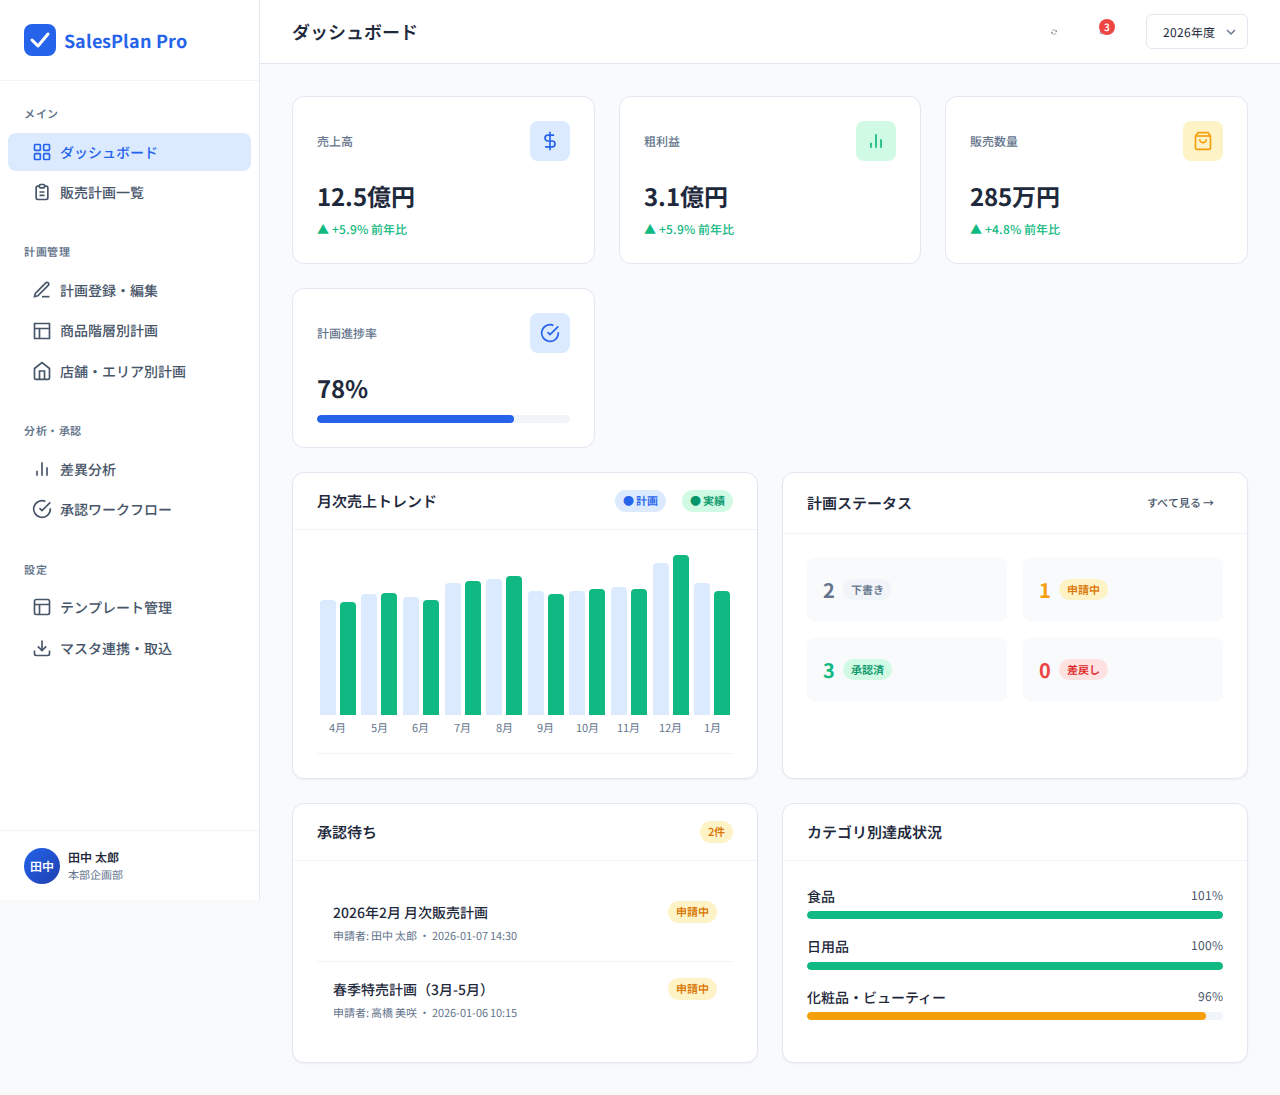
<file: index.html>
<!DOCTYPE html>
<html lang="ja">

<head>
    <meta charset="UTF-8">
    <meta name="viewport" content="width=device-width, initial-scale=1.0">
    <title>販売計画システム | SalesPlan Pro</title>
    <meta name="description" content="小売業向け販売計画管理システム - 年次・月次・週次計画の一元管理">
    <link href="https://fonts.googleapis.com/css2?family=Noto+Sans+JP:wght@300;400;500;600;700&display=swap"
        rel="stylesheet">
    <link rel="stylesheet" href="css/styles.css">
    <link rel="stylesheet" href="css/components.css">
</head>

<body>
    <div id="app">
        <!-- サイドバーナビゲーション -->
        <aside class="sidebar" id="sidebar">
            <div class="sidebar-header">
                <div class="logo">
                    <svg width="32" height="32" viewBox="0 0 32 32" fill="none">
                        <rect width="32" height="32" rx="8" fill="#2563EB" />
                        <path d="M8 16L14 22L24 10" stroke="white" stroke-width="3" stroke-linecap="round"
                            stroke-linejoin="round" />
                    </svg>
                    <span class="logo-text">SalesPlan Pro</span>
                </div>
            </div>

            <nav class="sidebar-nav">
                <div class="nav-section">
                    <span class="nav-section-title">メイン</span>
                    <a href="#dashboard" class="nav-item active" data-page="dashboard">
                        <svg class="nav-icon" viewBox="0 0 24 24" fill="none" stroke="currentColor" stroke-width="2">
                            <rect x="3" y="3" width="7" height="7" rx="1" />
                            <rect x="14" y="3" width="7" height="7" rx="1" />
                            <rect x="3" y="14" width="7" height="7" rx="1" />
                            <rect x="14" y="14" width="7" height="7" rx="1" />
                        </svg>
                        <span>ダッシュボード</span>
                    </a>
                    <a href="#plan-list" class="nav-item" data-page="plan-list">
                        <svg class="nav-icon" viewBox="0 0 24 24" fill="none" stroke="currentColor" stroke-width="2">
                            <path d="M9 5H7a2 2 0 00-2 2v12a2 2 0 002 2h10a2 2 0 002-2V7a2 2 0 00-2-2h-2" />
                            <rect x="9" y="3" width="6" height="4" rx="1" />
                            <path d="M9 12h6M9 16h6" />
                        </svg>
                        <span>販売計画一覧</span>
                    </a>
                </div>

                <div class="nav-section">
                    <span class="nav-section-title">計画管理</span>
                    <a href="#plan-edit" class="nav-item" data-page="plan-edit">
                        <svg class="nav-icon" viewBox="0 0 24 24" fill="none" stroke="currentColor" stroke-width="2">
                            <path d="M12 20h9" />
                            <path d="M16.5 3.5a2.121 2.121 0 013 3L7 19l-4 1 1-4L16.5 3.5z" />
                        </svg>
                        <span>計画登録・編集</span>
                    </a>
                    <a href="#product-hierarchy" class="nav-item" data-page="product-hierarchy">
                        <svg class="nav-icon" viewBox="0 0 24 24" fill="none" stroke="currentColor" stroke-width="2">
                            <path d="M3 3h18v18H3zM3 9h18M9 21V9" />
                        </svg>
                        <span>商品階層別計画</span>
                    </a>
                    <a href="#store-area" class="nav-item" data-page="store-area">
                        <svg class="nav-icon" viewBox="0 0 24 24" fill="none" stroke="currentColor" stroke-width="2">
                            <path d="M3 9l9-7 9 7v11a2 2 0 01-2 2H5a2 2 0 01-2-2z" />
                            <polyline points="9 22 9 12 15 12 15 22" />
                        </svg>
                        <span>店舗・エリア別計画</span>
                    </a>
                </div>

                <div class="nav-section">
                    <span class="nav-section-title">分析・承認</span>
                    <a href="#analysis" class="nav-item" data-page="analysis">
                        <svg class="nav-icon" viewBox="0 0 24 24" fill="none" stroke="currentColor" stroke-width="2">
                            <line x1="18" y1="20" x2="18" y2="10" />
                            <line x1="12" y1="20" x2="12" y2="4" />
                            <line x1="6" y1="20" x2="6" y2="14" />
                        </svg>
                        <span>差異分析</span>
                    </a>
                    <a href="#approval" class="nav-item" data-page="approval">
                        <svg class="nav-icon" viewBox="0 0 24 24" fill="none" stroke="currentColor" stroke-width="2">
                            <path d="M22 11.08V12a10 10 0 11-5.93-9.14" />
                            <polyline points="22 4 12 14.01 9 11.01" />
                        </svg>
                        <span>承認ワークフロー</span>
                    </a>
                </div>

                <div class="nav-section">
                    <span class="nav-section-title">設定</span>
                    <a href="#templates" class="nav-item" data-page="templates">
                        <svg class="nav-icon" viewBox="0 0 24 24" fill="none" stroke="currentColor" stroke-width="2">
                            <rect x="3" y="3" width="18" height="18" rx="2" />
                            <path d="M3 9h18M9 21V9" />
                        </svg>
                        <span>テンプレート管理</span>
                    </a>
                    <a href="#data-import" class="nav-item" data-page="data-import">
                        <svg class="nav-icon" viewBox="0 0 24 24" fill="none" stroke="currentColor" stroke-width="2">
                            <path d="M21 15v4a2 2 0 01-2 2H5a2 2 0 01-2-2v-4" />
                            <polyline points="7 10 12 15 17 10" />
                            <line x1="12" y1="15" x2="12" y2="3" />
                        </svg>
                        <span>マスタ連携・取込</span>
                    </a>
                </div>
            </nav>

            <div class="sidebar-footer">
                <div class="user-info">
                    <div class="user-avatar">田中</div>
                    <div class="user-details">
                        <span class="user-name">田中 太郎</span>
                        <span class="user-role">本部企画部</span>
                    </div>
                </div>
            </div>
        </aside>

        <!-- メインコンテンツエリア -->
        <main class="main-content">
            <!-- ヘッダー -->
            <header class="main-header">
                <div class="header-left">
                    <button class="menu-toggle" id="menuToggle">
                        <svg viewBox="0 0 24 24" fill="none" stroke="currentColor" stroke-width="2">
                            <line x1="3" y1="12" x2="21" y2="12" />
                            <line x1="3" y1="6" x2="21" y2="6" />
                            <line x1="3" y1="18" x2="21" y2="18" />
                        </svg>
                    </button>
                    <h1 class="page-title" id="pageTitle">ダッシュボード</h1>
                </div>
                <div class="header-right">
                    <div class="header-actions">
                        <button class="btn btn-icon" title="データ再生成" onclick="App.refreshData()">
                            <svg viewBox="0 0 24 24" fill="none" stroke="currentColor" stroke-width="2">
                                <polyline points="23 4 23 10 17 10" />
                                <polyline points="1 20 1 14 7 14" />
                                <path d="M3.51 9a9 9 0 0114.85-3.36L23 10M1 14l4.64 4.36A9 9 0 0020.49 15" />
                            </svg>
                        </button>
                        <button class="btn btn-icon" title="通知">
                            <svg viewBox="0 0 24 24" fill="none" stroke="currentColor" stroke-width="2">
                                <path d="M18 8A6 6 0 006 8c0 7-3 9-3 9h18s-3-2-3-9" />
                                <path d="M13.73 21a2 2 0 01-3.46 0" />
                            </svg>
                            <span class="notification-badge">3</span>
                        </button>
                    </div>
                    <div class="period-selector">
                        <select id="periodSelect" class="form-select">
                            <option value="2026">2026年度</option>
                            <option value="2025">2025年度</option>
                        </select>
                    </div>
                </div>
            </header>

            <!-- ページコンテンツ -->
            <div class="page-content" id="pageContent">
                <!-- 各ページがここに動的に読み込まれる -->
            </div>
        </main>
    </div>

    <!-- モーダル用コンテナ -->
    <div id="modalContainer"></div>

    <!-- トースト通知用コンテナ -->
    <div id="toastContainer" class="toast-container"></div>

    <!-- スクリプト読み込み -->
    <script src="js/data.js?v=7"></script>
    <script src="js/components/dashboard.js?v=7"></script>
    <script src="js/components/planList.js?v=7"></script>
    <script src="js/components/planEdit.js?v=7"></script>
    <script src="js/components/productHierarchy.js?v=7"></script>
    <script src="js/components/storeArea.js?v=7"></script>
    <script src="js/components/analysis.js?v=7"></script>
    <script src="js/components/approval.js?v=7"></script>
    <script src="js/components/templates.js?v=7"></script>
    <script src="js/components/dataImport.js?v=7"></script>
    <script src="js/router.js?v=7"></script>
    <script src="js/app.js?v=7"></script>

    <!-- エラーハンドリング -->
    <script>
        window.onerror = function (msg, url, line, col, error) {
            console.error('Error:', msg, 'at', url, line, col);
            document.getElementById('pageContent').innerHTML = `
                <div class="card" style="margin: 20px; padding: 20px;">
                    <h3 style="color: #dc2626;">エラーが発生しました</h3>
                    <p>${msg}</p>
                    <p style="font-size: 12px; color: #666;">${url} (行: ${line})</p>
                    <button class="btn btn-primary" onclick="location.reload()">再読み込み</button>
                </div>
            `;
            return false;
        };
    </script>
</body>

</html>
</file>
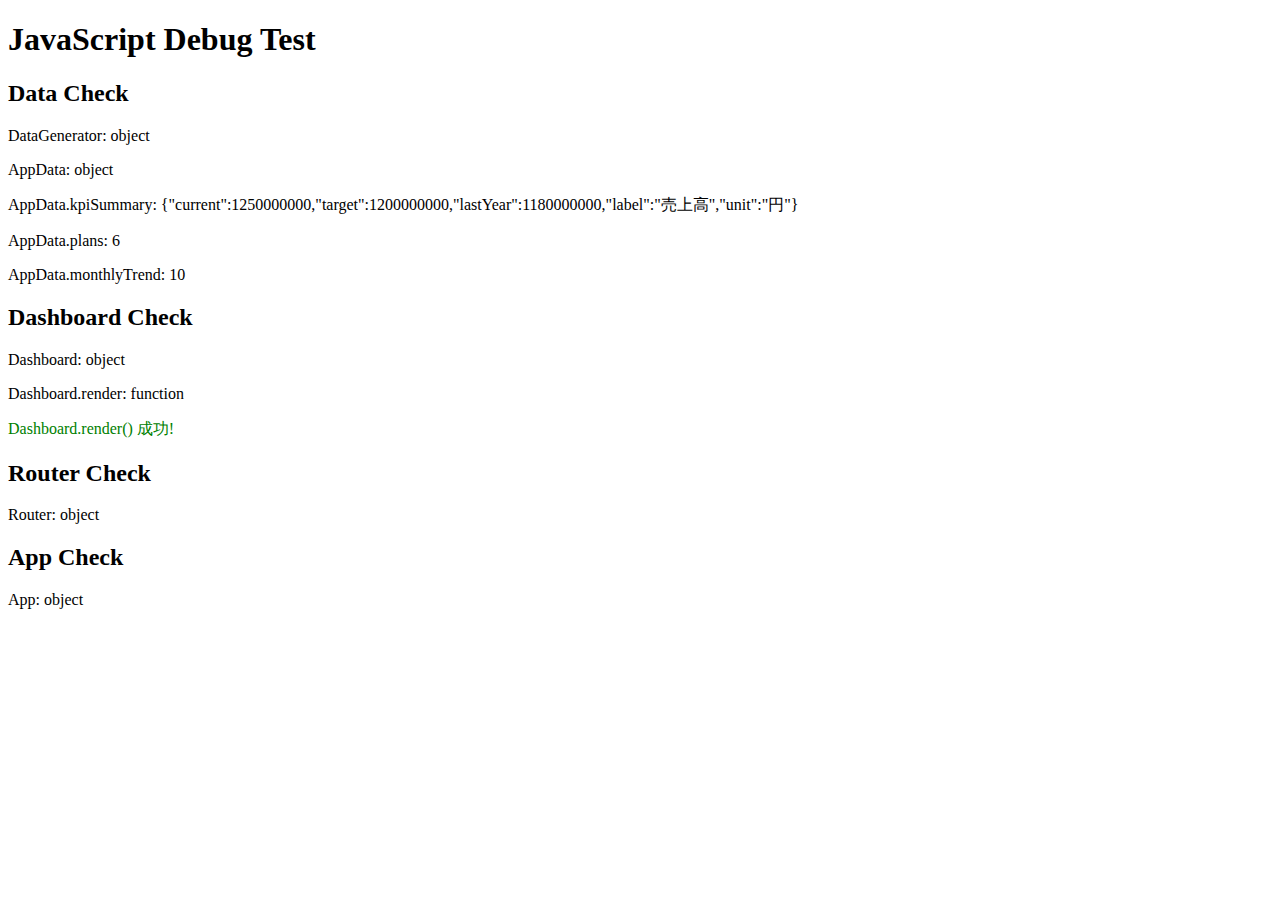
<file: debug.html>
<!DOCTYPE html>
<html lang="ja">

<head>
    <meta charset="UTF-8">
    <title>Debug Test</title>
</head>

<body>
    <h1>JavaScript Debug Test</h1>
    <div id="output"></div>

    <script src="js/data.js"></script>
    <script>
        document.getElementById('output').innerHTML = `
            <h2>Data Check</h2>
            <p>DataGenerator: ${typeof DataGenerator}</p>
            <p>AppData: ${typeof AppData}</p>
            <p>AppData.kpiSummary: ${JSON.stringify(AppData.kpiSummary?.sales || 'undefined')}</p>
            <p>AppData.plans: ${AppData.plans?.length || 'undefined'}</p>
            <p>AppData.monthlyTrend: ${AppData.monthlyTrend?.length || 'undefined'}</p>
        `;
    </script>

    <script src="js/components/dashboard.js"></script>
    <script>
        document.getElementById('output').innerHTML += `
            <h2>Dashboard Check</h2>
            <p>Dashboard: ${typeof Dashboard}</p>
            <p>Dashboard.render: ${typeof Dashboard?.render}</p>
        `;

        try {
            const html = Dashboard.render();
            document.getElementById('output').innerHTML += `<p style="color:green">Dashboard.render() 成功!</p>`;
        } catch (e) {
            document.getElementById('output').innerHTML += `<p style="color:red">Dashboard.render() エラー: ${e.message}</p>`;
        }
    </script>

    <script src="js/router.js"></script>
    <script>
        document.getElementById('output').innerHTML += `
            <h2>Router Check</h2>
            <p>Router: ${typeof Router}</p>
        `;
    </script>

    <script src="js/app.js"></script>
    <script>
        document.getElementById('output').innerHTML += `
            <h2>App Check</h2>
            <p>App: ${typeof App}</p>
        `;
    </script>
</body>

</html>
</file>
<file: css/styles.css>
/* ============================================
   販売計画システム - メインスタイル
   ============================================ */

/* CSS Variables - デザインシステム */
:root {
    /* Colors */
    --color-primary: #2563EB;
    --color-primary-hover: #1D4ED8;
    --color-primary-light: #DBEAFE;
    --color-primary-dark: #1E40AF;
    
    --color-success: #10B981;
    --color-success-light: #D1FAE5;
    --color-success-dark: #059669;
    
    --color-warning: #F59E0B;
    --color-warning-light: #FEF3C7;
    --color-warning-dark: #D97706;
    
    --color-danger: #EF4444;
    --color-danger-light: #FEE2E2;
    --color-danger-dark: #DC2626;
    
    --color-info: #3B82F6;
    --color-info-light: #DBEAFE;
    
    /* Neutrals */
    --color-bg: #F8FAFC;
    --color-bg-secondary: #F1F5F9;
    --color-card: #FFFFFF;
    --color-border: #E2E8F0;
    --color-border-light: #F1F5F9;
    
    --color-text: #1E293B;
    --color-text-secondary: #475569;
    --color-text-muted: #64748B;
    --color-text-light: #94A3B8;
    
    /* Shadows */
    --shadow-sm: 0 1px 2px 0 rgba(0, 0, 0, 0.05);
    --shadow: 0 1px 3px 0 rgba(0, 0, 0, 0.1), 0 1px 2px -1px rgba(0, 0, 0, 0.1);
    --shadow-md: 0 4px 6px -1px rgba(0, 0, 0, 0.1), 0 2px 4px -2px rgba(0, 0, 0, 0.1);
    --shadow-lg: 0 10px 15px -3px rgba(0, 0, 0, 0.1), 0 4px 6px -4px rgba(0, 0, 0, 0.1);
    --shadow-xl: 0 20px 25px -5px rgba(0, 0, 0, 0.1), 0 8px 10px -6px rgba(0, 0, 0, 0.1);
    
    /* Spacing */
    --spacing-xs: 4px;
    --spacing-sm: 8px;
    --spacing-md: 16px;
    --spacing-lg: 24px;
    --spacing-xl: 32px;
    --spacing-2xl: 48px;
    
    /* Border Radius */
    --radius-sm: 4px;
    --radius: 6px;
    --radius-md: 8px;
    --radius-lg: 12px;
    --radius-xl: 16px;
    --radius-full: 9999px;
    
    /* Typography */
    --font-family: 'Noto Sans JP', -apple-system, BlinkMacSystemFont, 'Segoe UI', sans-serif;
    --font-size-xs: 11px;
    --font-size-sm: 12px;
    --font-size-base: 14px;
    --font-size-md: 15px;
    --font-size-lg: 16px;
    --font-size-xl: 18px;
    --font-size-2xl: 20px;
    --font-size-3xl: 24px;
    --font-size-4xl: 30px;
    
    /* Layout */
    --sidebar-width: 260px;
    --sidebar-collapsed-width: 72px;
    --header-height: 64px;
    
    /* Transitions */
    --transition-fast: 150ms ease;
    --transition: 200ms ease;
    --transition-slow: 300ms ease;
}

/* Reset & Base */
*, *::before, *::after {
    box-sizing: border-box;
    margin: 0;
    padding: 0;
}

html {
    font-size: 14px;
    -webkit-font-smoothing: antialiased;
    -moz-osx-font-smoothing: grayscale;
}

body {
    font-family: var(--font-family);
    font-size: var(--font-size-base);
    line-height: 1.6;
    color: var(--color-text);
    background-color: var(--color-bg);
    min-height: 100vh;
}

/* App Layout */
#app {
    display: flex;
    min-height: 100vh;
}

/* ============================================
   Sidebar Navigation
   ============================================ */
.sidebar {
    width: var(--sidebar-width);
    height: 100vh;
    position: fixed;
    left: 0;
    top: 0;
    background: var(--color-card);
    border-right: 1px solid var(--color-border);
    display: flex;
    flex-direction: column;
    z-index: 100;
    transition: transform var(--transition);
}

.sidebar-header {
    padding: var(--spacing-lg);
    border-bottom: 1px solid var(--color-border-light);
}

.logo {
    display: flex;
    align-items: center;
    gap: var(--spacing-sm);
}

.logo-text {
    font-size: var(--font-size-xl);
    font-weight: 700;
    color: var(--color-primary);
}

.sidebar-nav {
    flex: 1;
    overflow-y: auto;
    padding: var(--spacing-md) 0;
}

.nav-section {
    margin-bottom: var(--spacing-lg);
}

.nav-section-title {
    display: block;
    padding: var(--spacing-sm) var(--spacing-lg);
    font-size: var(--font-size-xs);
    font-weight: 600;
    text-transform: uppercase;
    letter-spacing: 0.05em;
    color: var(--color-text-muted);
}

.nav-item {
    display: flex;
    align-items: center;
    gap: var(--spacing-sm);
    padding: var(--spacing-sm) var(--spacing-lg);
    margin: 2px var(--spacing-sm);
    border-radius: var(--radius-md);
    color: var(--color-text-secondary);
    text-decoration: none;
    font-size: var(--font-size-base);
    font-weight: 500;
    transition: all var(--transition-fast);
}

.nav-item:hover {
    background: var(--color-bg-secondary);
    color: var(--color-text);
}

.nav-item.active {
    background: var(--color-primary-light);
    color: var(--color-primary);
}

.nav-icon {
    width: 20px;
    height: 20px;
    flex-shrink: 0;
}

.sidebar-footer {
    padding: var(--spacing-md) var(--spacing-lg);
    border-top: 1px solid var(--color-border-light);
}

.user-info {
    display: flex;
    align-items: center;
    gap: var(--spacing-sm);
}

.user-avatar {
    width: 36px;
    height: 36px;
    border-radius: var(--radius-full);
    background: linear-gradient(135deg, var(--color-primary), var(--color-primary-dark));
    color: white;
    display: flex;
    align-items: center;
    justify-content: center;
    font-size: var(--font-size-sm);
    font-weight: 600;
}

.user-details {
    display: flex;
    flex-direction: column;
}

.user-name {
    font-size: var(--font-size-sm);
    font-weight: 600;
    color: var(--color-text);
}

.user-role {
    font-size: var(--font-size-xs);
    color: var(--color-text-muted);
}

/* ============================================
   Main Content Area
   ============================================ */
.main-content {
    flex: 1;
    margin-left: var(--sidebar-width);
    min-height: 100vh;
    display: flex;
    flex-direction: column;
}

.main-header {
    height: var(--header-height);
    background: var(--color-card);
    border-bottom: 1px solid var(--color-border);
    display: flex;
    align-items: center;
    justify-content: space-between;
    padding: 0 var(--spacing-xl);
    position: sticky;
    top: 0;
    z-index: 50;
}

.header-left {
    display: flex;
    align-items: center;
    gap: var(--spacing-md);
}

.menu-toggle {
    display: none;
    width: 40px;
    height: 40px;
    border: none;
    background: transparent;
    cursor: pointer;
    border-radius: var(--radius);
}

.menu-toggle:hover {
    background: var(--color-bg-secondary);
}

.menu-toggle svg {
    width: 24px;
    height: 24px;
    color: var(--color-text-secondary);
}

.page-title {
    font-size: var(--font-size-xl);
    font-weight: 600;
    color: var(--color-text);
}

.header-right {
    display: flex;
    align-items: center;
    gap: var(--spacing-lg);
}

.header-actions {
    display: flex;
    align-items: center;
    gap: var(--spacing-sm);
}

.btn-icon {
    width: 40px;
    height: 40px;
    border: none;
    background: transparent;
    cursor: pointer;
    border-radius: var(--radius);
    display: flex;
    align-items: center;
    justify-content: center;
    position: relative;
    transition: background var(--transition-fast);
}

.btn-icon:hover {
    background: var(--color-bg-secondary);
}

.btn-icon svg {
    width: 20px;
    height: 20px;
    color: var(--color-text-secondary);
}

.notification-badge {
    position: absolute;
    top: 6px;
    right: 6px;
    width: 16px;
    height: 16px;
    border-radius: var(--radius-full);
    background: var(--color-danger);
    color: white;
    font-size: 10px;
    font-weight: 600;
    display: flex;
    align-items: center;
    justify-content: center;
}

.period-selector {
    display: flex;
    align-items: center;
    gap: var(--spacing-sm);
}

.form-select {
    padding: var(--spacing-sm) var(--spacing-md);
    padding-right: var(--spacing-xl);
    border: 1px solid var(--color-border);
    border-radius: var(--radius);
    background: var(--color-card);
    font-size: var(--font-size-sm);
    font-family: var(--font-family);
    color: var(--color-text);
    cursor: pointer;
    appearance: none;
    background-image: url("data:image/svg+xml,%3Csvg xmlns='http://www.w3.org/2000/svg' width='16' height='16' viewBox='0 0 24 24' fill='none' stroke='%2364748B' stroke-width='2'%3E%3Cpath d='M6 9l6 6 6-6'/%3E%3C/svg%3E");
    background-repeat: no-repeat;
    background-position: right 8px center;
}

.form-select:focus {
    outline: none;
    border-color: var(--color-primary);
    box-shadow: 0 0 0 3px var(--color-primary-light);
}

/* ============================================
   Page Content
   ============================================ */
.page-content {
    flex: 1;
    padding: var(--spacing-xl);
    overflow-y: auto;
}

/* ============================================
   Toast Notifications
   ============================================ */
.toast-container {
    position: fixed;
    top: var(--spacing-lg);
    right: var(--spacing-lg);
    z-index: 1000;
    display: flex;
    flex-direction: column;
    gap: var(--spacing-sm);
}

.toast {
    padding: var(--spacing-md) var(--spacing-lg);
    background: var(--color-card);
    border-radius: var(--radius-md);
    box-shadow: var(--shadow-lg);
    border-left: 4px solid var(--color-primary);
    display: flex;
    align-items: center;
    gap: var(--spacing-sm);
    animation: slideIn var(--transition) ease;
}

.toast.success {
    border-left-color: var(--color-success);
}

.toast.warning {
    border-left-color: var(--color-warning);
}

.toast.error {
    border-left-color: var(--color-danger);
}

@keyframes slideIn {
    from {
        transform: translateX(100%);
        opacity: 0;
    }
    to {
        transform: translateX(0);
        opacity: 1;
    }
}

/* ============================================
   Responsive Design
   ============================================ */
@media (max-width: 1024px) {
    .sidebar {
        transform: translateX(-100%);
    }
    
    .sidebar.open {
        transform: translateX(0);
    }
    
    .main-content {
        margin-left: 0;
    }
    
    .menu-toggle {
        display: flex;
    }
}

@media (max-width: 768px) {
    .page-content {
        padding: var(--spacing-md);
    }
    
    .header-right {
        gap: var(--spacing-sm);
    }
}
</file>
<file: css/components.css>
/* ============================================
   販売計画システム - コンポーネントスタイル
   ============================================ */

/* ============================================
   Buttons
   ============================================ */
.btn {
    display: inline-flex;
    align-items: center;
    justify-content: center;
    gap: var(--spacing-sm);
    padding: var(--spacing-sm) var(--spacing-md);
    border: 1px solid transparent;
    border-radius: var(--radius);
    font-family: var(--font-family);
    font-size: var(--font-size-sm);
    font-weight: 500;
    cursor: pointer;
    transition: all var(--transition-fast);
    text-decoration: none;
    white-space: nowrap;
}

.btn:disabled {
    opacity: 0.5;
    cursor: not-allowed;
}

.btn-primary {
    background: var(--color-primary);
    color: white;
}

.btn-primary:hover:not(:disabled) {
    background: var(--color-primary-hover);
}

.btn-secondary {
    background: var(--color-bg-secondary);
    color: var(--color-text);
    border-color: var(--color-border);
}

.btn-secondary:hover:not(:disabled) {
    background: var(--color-border);
}

.btn-success {
    background: var(--color-success);
    color: white;
}

.btn-success:hover:not(:disabled) {
    background: var(--color-success-dark);
}

.btn-danger {
    background: var(--color-danger);
    color: white;
}

.btn-danger:hover:not(:disabled) {
    background: var(--color-danger-dark);
}

.btn-ghost {
    background: transparent;
    color: var(--color-text-secondary);
}

.btn-ghost:hover:not(:disabled) {
    background: var(--color-bg-secondary);
    color: var(--color-text);
}

.btn-sm {
    padding: var(--spacing-xs) var(--spacing-sm);
    font-size: var(--font-size-xs);
}

.btn-lg {
    padding: var(--spacing-md) var(--spacing-lg);
    font-size: var(--font-size-base);
}

.btn svg {
    width: 16px;
    height: 16px;
}

/* ============================================
   Cards
   ============================================ */
.card {
    background: var(--color-card);
    border-radius: var(--radius-lg);
    border: 1px solid var(--color-border);
    box-shadow: var(--shadow-sm);
}

.card-header {
    padding: var(--spacing-md) var(--spacing-lg);
    border-bottom: 1px solid var(--color-border-light);
    display: flex;
    align-items: center;
    justify-content: space-between;
}

.card-title {
    font-size: var(--font-size-md);
    font-weight: 600;
    color: var(--color-text);
}

.card-body {
    padding: var(--spacing-lg);
}

.card-footer {
    padding: var(--spacing-md) var(--spacing-lg);
    border-top: 1px solid var(--color-border-light);
    display: flex;
    align-items: center;
    justify-content: flex-end;
    gap: var(--spacing-sm);
}

/* ============================================
   KPI Cards
   ============================================ */
.kpi-grid {
    display: grid;
    grid-template-columns: repeat(auto-fit, minmax(240px, 1fr));
    gap: var(--spacing-lg);
}

.kpi-card {
    background: var(--color-card);
    border-radius: var(--radius-lg);
    padding: var(--spacing-lg);
    border: 1px solid var(--color-border);
    transition: box-shadow var(--transition);
}

.kpi-card:hover {
    box-shadow: var(--shadow-md);
}

.kpi-header {
    display: flex;
    align-items: center;
    justify-content: space-between;
    margin-bottom: var(--spacing-md);
}

.kpi-label {
    font-size: var(--font-size-sm);
    color: var(--color-text-muted);
    font-weight: 500;
}

.kpi-icon {
    width: 40px;
    height: 40px;
    border-radius: var(--radius-md);
    display: flex;
    align-items: center;
    justify-content: center;
}

.kpi-icon.primary {
    background: var(--color-primary-light);
    color: var(--color-primary);
}

.kpi-icon.success {
    background: var(--color-success-light);
    color: var(--color-success);
}

.kpi-icon.warning {
    background: var(--color-warning-light);
    color: var(--color-warning);
}

.kpi-icon.danger {
    background: var(--color-danger-light);
    color: var(--color-danger);
}

.kpi-icon svg {
    width: 20px;
    height: 20px;
}

.kpi-value {
    font-size: var(--font-size-3xl);
    font-weight: 700;
    color: var(--color-text);
    margin-bottom: var(--spacing-xs);
}

.kpi-change {
    display: flex;
    align-items: center;
    gap: var(--spacing-xs);
    font-size: var(--font-size-sm);
    font-weight: 500;
}

.kpi-change.positive {
    color: var(--color-success);
}

.kpi-change.negative {
    color: var(--color-danger);
}

.kpi-change.neutral {
    color: var(--color-text-muted);
}

/* ============================================
   Status Badges
   ============================================ */
.badge {
    display: inline-flex;
    align-items: center;
    gap: 4px;
    padding: 2px 8px;
    border-radius: var(--radius-full);
    font-size: var(--font-size-xs);
    font-weight: 600;
}

.badge-draft {
    background: var(--color-bg-secondary);
    color: var(--color-text-muted);
}

.badge-pending {
    background: var(--color-warning-light);
    color: var(--color-warning-dark);
}

.badge-approved {
    background: var(--color-success-light);
    color: var(--color-success-dark);
}

.badge-rejected {
    background: var(--color-danger-light);
    color: var(--color-danger-dark);
}

.badge-info {
    background: var(--color-info-light);
    color: var(--color-primary);
}

/* ============================================
   Data Tables
   ============================================ */
.table-container {
    overflow-x: auto;
    border: 1px solid var(--color-border);
    border-radius: var(--radius-lg);
}

.data-table {
    width: 100%;
    border-collapse: collapse;
    font-size: var(--font-size-sm);
}

.data-table thead {
    background: var(--color-bg-secondary);
    position: sticky;
    top: 0;
}

.data-table th {
    padding: var(--spacing-sm) var(--spacing-md);
    text-align: left;
    font-weight: 600;
    color: var(--color-text-secondary);
    border-bottom: 1px solid var(--color-border);
    white-space: nowrap;
}

.data-table th.sortable {
    cursor: pointer;
    user-select: none;
}

.data-table th.sortable:hover {
    background: var(--color-border);
}

.data-table td {
    padding: var(--spacing-sm) var(--spacing-md);
    border-bottom: 1px solid var(--color-border-light);
    vertical-align: middle;
}

.data-table tbody tr:hover {
    background: var(--color-bg);
}

.data-table tbody tr.selected {
    background: var(--color-primary-light);
}

.data-table .text-right {
    text-align: right;
}

.data-table .text-center {
    text-align: center;
}

/* Numeric cells - aligned right, monospace */
.data-table .numeric {
    text-align: right;
    font-family: 'SF Mono', 'Monaco', 'Consolas', monospace;
    font-size: var(--font-size-xs);
}

/* Difference display */
.diff-positive {
    color: var(--color-success);
}

.diff-negative {
    color: var(--color-danger);
}

.diff-neutral {
    color: var(--color-text-muted);
}

/* Editable cell */
.editable-cell {
    position: relative;
}

.editable-cell input {
    width: 100%;
    padding: var(--spacing-xs);
    border: 1px solid var(--color-border);
    border-radius: var(--radius-sm);
    font-family: inherit;
    font-size: inherit;
    text-align: right;
}

.editable-cell input:focus {
    outline: none;
    border-color: var(--color-primary);
    box-shadow: 0 0 0 2px var(--color-primary-light);
}

/* ============================================
   Form Elements
   ============================================ */
.form-group {
    margin-bottom: var(--spacing-md);
}

.form-label {
    display: block;
    margin-bottom: var(--spacing-xs);
    font-size: var(--font-size-sm);
    font-weight: 500;
    color: var(--color-text-secondary);
}

.form-label.required::after {
    content: '*';
    color: var(--color-danger);
    margin-left: 2px;
}

.form-input {
    width: 100%;
    padding: var(--spacing-sm) var(--spacing-md);
    border: 1px solid var(--color-border);
    border-radius: var(--radius);
    font-family: var(--font-family);
    font-size: var(--font-size-base);
    color: var(--color-text);
    background: var(--color-card);
    transition: border-color var(--transition-fast), box-shadow var(--transition-fast);
}

.form-input:focus {
    outline: none;
    border-color: var(--color-primary);
    box-shadow: 0 0 0 3px var(--color-primary-light);
}

.form-input:disabled {
    background: var(--color-bg-secondary);
    cursor: not-allowed;
}

.form-input.error {
    border-color: var(--color-danger);
}

.form-helper {
    margin-top: var(--spacing-xs);
    font-size: var(--font-size-xs);
    color: var(--color-text-muted);
}

.form-error {
    margin-top: var(--spacing-xs);
    font-size: var(--font-size-xs);
    color: var(--color-danger);
}

.form-row {
    display: grid;
    grid-template-columns: repeat(auto-fit, minmax(200px, 1fr));
    gap: var(--spacing-md);
}

/* Checkbox & Radio */
.form-check {
    display: flex;
    align-items: center;
    gap: var(--spacing-sm);
    cursor: pointer;
}

.form-check input[type="checkbox"],
.form-check input[type="radio"] {
    width: 16px;
    height: 16px;
    accent-color: var(--color-primary);
}

/* ============================================
   Tabs
   ============================================ */
.tabs {
    display: flex;
    border-bottom: 1px solid var(--color-border);
    margin-bottom: var(--spacing-lg);
}

.tab-item {
    padding: var(--spacing-sm) var(--spacing-md);
    border: none;
    background: transparent;
    font-family: var(--font-family);
    font-size: var(--font-size-sm);
    font-weight: 500;
    color: var(--color-text-muted);
    cursor: pointer;
    position: relative;
    transition: color var(--transition-fast);
}

.tab-item:hover {
    color: var(--color-text);
}

.tab-item.active {
    color: var(--color-primary);
}

.tab-item.active::after {
    content: '';
    position: absolute;
    bottom: -1px;
    left: 0;
    right: 0;
    height: 2px;
    background: var(--color-primary);
    border-radius: 2px 2px 0 0;
}

.tab-content {
    display: none;
}

.tab-content.active {
    display: block;
}

/* ============================================
   Modal
   ============================================ */
.modal-overlay {
    position: fixed;
    top: 0;
    left: 0;
    right: 0;
    bottom: 0;
    background: rgba(0, 0, 0, 0.5);
    display: flex;
    align-items: center;
    justify-content: center;
    z-index: 1000;
    opacity: 0;
    visibility: hidden;
    transition: all var(--transition);
}

.modal-overlay.open {
    opacity: 1;
    visibility: visible;
}

.modal {
    background: var(--color-card);
    border-radius: var(--radius-xl);
    box-shadow: var(--shadow-xl);
    max-width: 600px;
    width: 90%;
    max-height: 90vh;
    overflow: hidden;
    transform: translateY(20px);
    transition: transform var(--transition);
}

.modal-overlay.open .modal {
    transform: translateY(0);
}

.modal-header {
    padding: var(--spacing-lg);
    border-bottom: 1px solid var(--color-border-light);
    display: flex;
    align-items: center;
    justify-content: space-between;
}

.modal-title {
    font-size: var(--font-size-lg);
    font-weight: 600;
}

.modal-close {
    width: 32px;
    height: 32px;
    border: none;
    background: transparent;
    cursor: pointer;
    border-radius: var(--radius);
    display: flex;
    align-items: center;
    justify-content: center;
    color: var(--color-text-muted);
}

.modal-close:hover {
    background: var(--color-bg-secondary);
    color: var(--color-text);
}

.modal-body {
    padding: var(--spacing-lg);
    overflow-y: auto;
    max-height: calc(90vh - 140px);
}

.modal-footer {
    padding: var(--spacing-md) var(--spacing-lg);
    border-top: 1px solid var(--color-border-light);
    display: flex;
    justify-content: flex-end;
    gap: var(--spacing-sm);
}

/* ============================================
   Filter Bar
   ============================================ */
.filter-bar {
    display: flex;
    align-items: center;
    gap: var(--spacing-md);
    padding: var(--spacing-md);
    background: var(--color-card);
    border: 1px solid var(--color-border);
    border-radius: var(--radius-lg);
    margin-bottom: var(--spacing-lg);
    flex-wrap: wrap;
}

.filter-group {
    display: flex;
    align-items: center;
    gap: var(--spacing-sm);
}

.filter-label {
    font-size: var(--font-size-sm);
    color: var(--color-text-muted);
    white-space: nowrap;
}

.search-input {
    position: relative;
    flex: 1;
    min-width: 200px;
}

.search-input input {
    width: 100%;
    padding: var(--spacing-sm) var(--spacing-md);
    padding-left: 36px;
    border: 1px solid var(--color-border);
    border-radius: var(--radius);
    font-size: var(--font-size-sm);
}

.search-input svg {
    position: absolute;
    left: 10px;
    top: 50%;
    transform: translateY(-50%);
    width: 16px;
    height: 16px;
    color: var(--color-text-muted);
}

/* ============================================
   Progress & Charts
   ============================================ */
.progress-bar {
    height: 8px;
    background: var(--color-bg-secondary);
    border-radius: var(--radius-full);
    overflow: hidden;
}

.progress-bar .fill {
    height: 100%;
    background: var(--color-primary);
    border-radius: var(--radius-full);
    transition: width var(--transition-slow);
}

.progress-bar.success .fill {
    background: var(--color-success);
}

.progress-bar.warning .fill {
    background: var(--color-warning);
}

.progress-bar.danger .fill {
    background: var(--color-danger);
}

/* Mini chart placeholder */
.mini-chart {
    height: 60px;
    display: flex;
    align-items: flex-end;
    gap: 2px;
}

.mini-chart .bar {
    flex: 1;
    background: var(--color-primary-light);
    border-radius: 2px 2px 0 0;
    transition: height var(--transition);
}

.mini-chart .bar:hover {
    background: var(--color-primary);
}

/* ============================================
   Empty State
   ============================================ */
.empty-state {
    text-align: center;
    padding: var(--spacing-2xl);
    color: var(--color-text-muted);
}

.empty-state svg {
    width: 64px;
    height: 64px;
    margin-bottom: var(--spacing-md);
    opacity: 0.5;
}

.empty-state h3 {
    font-size: var(--font-size-lg);
    font-weight: 600;
    color: var(--color-text);
    margin-bottom: var(--spacing-sm);
}

.empty-state p {
    margin-bottom: var(--spacing-lg);
}

/* ============================================
   Dropdown Menu
   ============================================ */
.dropdown {
    position: relative;
}

.dropdown-menu {
    position: absolute;
    top: 100%;
    right: 0;
    min-width: 180px;
    background: var(--color-card);
    border: 1px solid var(--color-border);
    border-radius: var(--radius-md);
    box-shadow: var(--shadow-lg);
    padding: var(--spacing-xs) 0;
    z-index: 100;
    opacity: 0;
    visibility: hidden;
    transform: translateY(10px);
    transition: all var(--transition-fast);
}

.dropdown.open .dropdown-menu {
    opacity: 1;
    visibility: visible;
    transform: translateY(4px);
}

.dropdown-item {
    display: flex;
    align-items: center;
    gap: var(--spacing-sm);
    padding: var(--spacing-sm) var(--spacing-md);
    font-size: var(--font-size-sm);
    color: var(--color-text);
    cursor: pointer;
    transition: background var(--transition-fast);
}

.dropdown-item:hover {
    background: var(--color-bg-secondary);
}

.dropdown-item svg {
    width: 16px;
    height: 16px;
    color: var(--color-text-muted);
}

.dropdown-divider {
    height: 1px;
    background: var(--color-border-light);
    margin: var(--spacing-xs) 0;
}

/* ============================================
   Tree View (Hierarchy)
   ============================================ */
.tree-view {
    font-size: var(--font-size-sm);
}

.tree-item {
    cursor: pointer;
}

.tree-item-header {
    display: flex;
    align-items: center;
    gap: var(--spacing-sm);
    padding: var(--spacing-sm) var(--spacing-md);
    border-radius: var(--radius);
    transition: background var(--transition-fast);
}

.tree-item-header:hover {
    background: var(--color-bg-secondary);
}

.tree-item-header.selected {
    background: var(--color-primary-light);
    color: var(--color-primary);
}

.tree-toggle {
    width: 16px;
    height: 16px;
    display: flex;
    align-items: center;
    justify-content: center;
    transition: transform var(--transition-fast);
}

.tree-toggle.expanded {
    transform: rotate(90deg);
}

.tree-children {
    padding-left: var(--spacing-lg);
    display: none;
}

.tree-children.expanded {
    display: block;
}

/* ============================================
   Workflow Steps
   ============================================ */
.workflow-steps {
    display: flex;
    align-items: center;
    gap: var(--spacing-xs);
    margin-bottom: var(--spacing-lg);
}

.workflow-step {
    display: flex;
    align-items: center;
    gap: var(--spacing-sm);
}

.workflow-step-icon {
    width: 32px;
    height: 32px;
    border-radius: var(--radius-full);
    display: flex;
    align-items: center;
    justify-content: center;
    font-size: var(--font-size-sm);
    font-weight: 600;
    background: var(--color-bg-secondary);
    color: var(--color-text-muted);
}

.workflow-step.completed .workflow-step-icon {
    background: var(--color-success);
    color: white;
}

.workflow-step.current .workflow-step-icon {
    background: var(--color-primary);
    color: white;
}

.workflow-step-label {
    font-size: var(--font-size-sm);
    color: var(--color-text-muted);
}

.workflow-step.current .workflow-step-label {
    color: var(--color-text);
    font-weight: 500;
}

.workflow-connector {
    flex: 1;
    height: 2px;
    background: var(--color-border);
    max-width: 60px;
}

.workflow-step.completed+.workflow-connector {
    background: var(--color-success);
}

/* ============================================
   Utility Classes
   ============================================ */
.text-primary {
    color: var(--color-primary);
}

.text-success {
    color: var(--color-success);
}

.text-warning {
    color: var(--color-warning);
}

.text-danger {
    color: var(--color-danger);
}

.text-muted {
    color: var(--color-text-muted);
}

.bg-primary {
    background-color: var(--color-primary-light);
}

.bg-success {
    background-color: var(--color-success-light);
}

.bg-warning {
    background-color: var(--color-warning-light);
}

.bg-danger {
    background-color: var(--color-danger-light);
}

.flex {
    display: flex;
}

.flex-wrap {
    flex-wrap: wrap;
}

.items-center {
    align-items: center;
}

.justify-between {
    justify-content: space-between;
}

.gap-sm {
    gap: var(--spacing-sm);
}

.gap-md {
    gap: var(--spacing-md);
}

.gap-lg {
    gap: var(--spacing-lg);
}

.mt-sm {
    margin-top: var(--spacing-sm);
}

.mt-md {
    margin-top: var(--spacing-md);
}

.mt-lg {
    margin-top: var(--spacing-lg);
}

.mb-sm {
    margin-bottom: var(--spacing-sm);
}

.mb-md {
    margin-bottom: var(--spacing-md);
}

.mb-lg {
    margin-bottom: var(--spacing-lg);
}

.grid {
    display: grid;
}

.grid-2 {
    grid-template-columns: repeat(2, 1fr);
}

.grid-3 {
    grid-template-columns: repeat(3, 1fr);
}

.grid-4 {
    grid-template-columns: repeat(4, 1fr);
}

@media (max-width: 768px) {

    .grid-2,
    .grid-3,
    .grid-4 {
        grid-template-columns: 1fr;
    }
}
</file>
